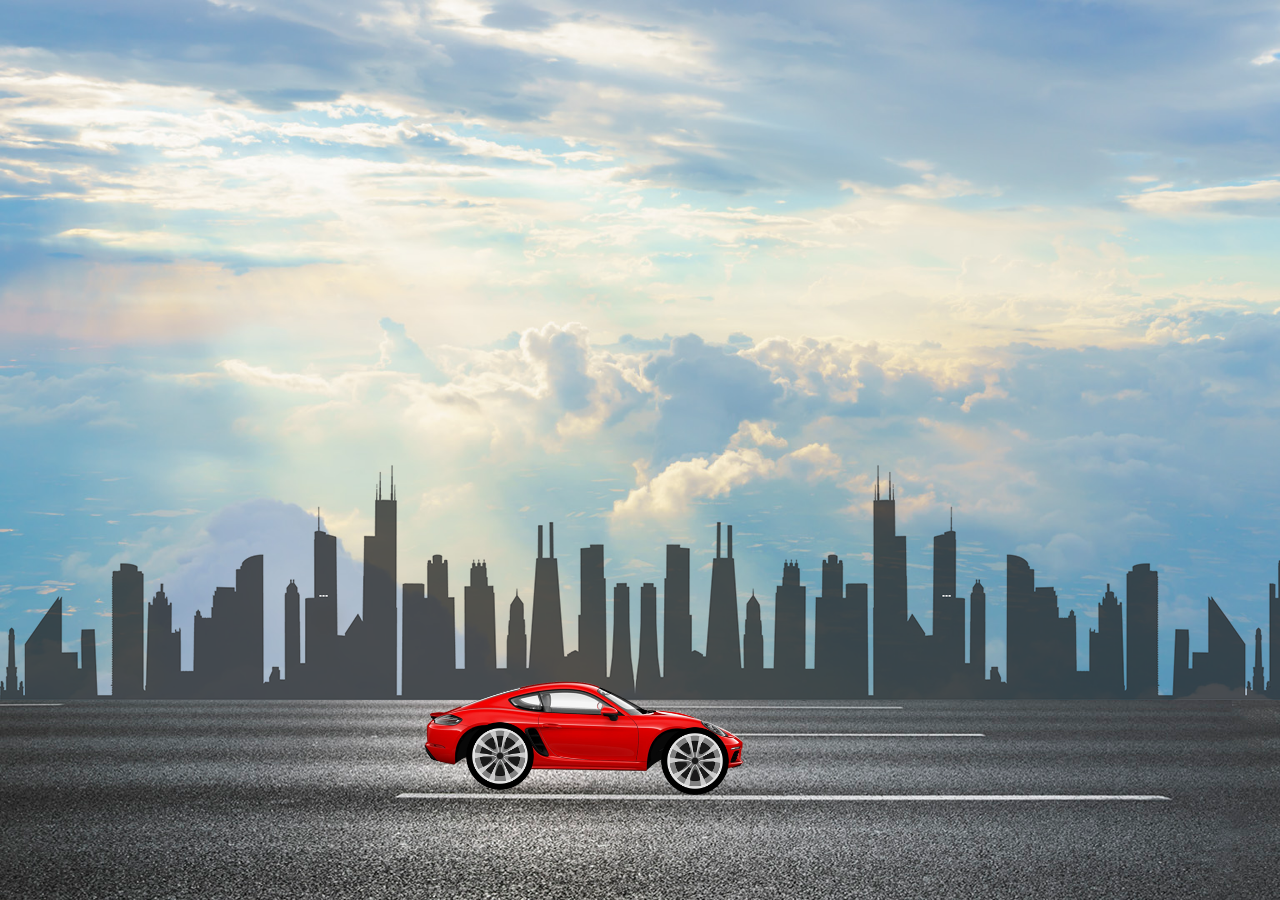
<file: CarAnimation/index.html>
<!DOCTYPE html>
<html lang="en">
<head>
    <meta charset="UTF-8">
    <meta name="viewport" content="width=device-width, initial-scale=1.0">
    <title>Car Animations</title>
    <link rel="stylesheet" href="style.css">
</head>
<body>

    <div class="hero">

        <div class="highway"></div>
        <div class="city"></div>
        <div class="car">
            <img src="car2.png" alt="">
        </div>

        <div class="wheel">
            <img src="wheel.png" alt="" class="back-wheel">
            <img src="wheel.png" alt="" class="front-wheel">
        </div>

    </div>

</body>
</html>
</file>
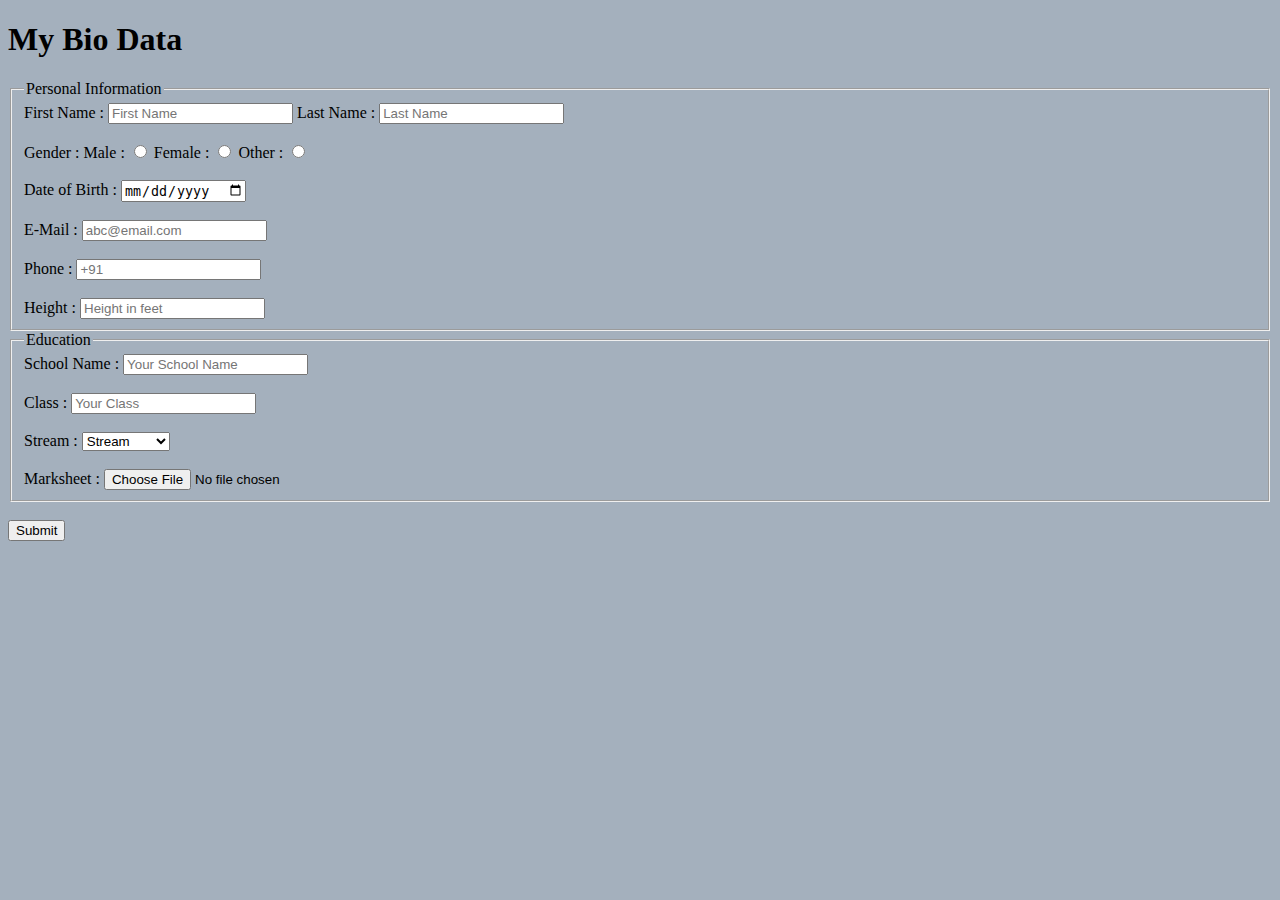
<file: Forms/index.html>
<!DOCTYPE html>
<html lang="en">
<head>
    <meta charset="UTF-8">
    <meta name="viewport" content="width=device-width, initial-scale=1.0">
    <title>My Bio Data</title>
</head>
<body style="background-color: #A4B0BD;">

    <h1>My Bio Data</h1>

    <form action="">

        <fieldset>

            <legend>Personal Information</legend>

            <label for="firstname">First Name : </label>
        
            <input type="text" name="firstname" id="firstname" placeholder="First Name" required>

            <label for="lastname">Last Name : </label>
            <input type="text" name="lastname" id="lastname" placeholder="Last Name" required>

            <br>
            <br>
            <label for="gender">Gender :</label>
            Male : 
            <input type="radio" name="gender" id="gender">
            Female : 
            <input type="radio" name="gender" id="gender">
            Other :
            <input type="radio" name="gender" id="gender">


            <br>
            <br>


            <label for="dob">Date of Birth : </label>
            <input type="date" name="dob" id="dob">

            <br>
            <br>
            <label for="email">E-Mail : </label>
            <input type="email" name="email" id="email" placeholder="abc@email.com" required>

            <br>
            <br>
            <label for="phone">Phone : </label>
            <input type="tel" name="phone" id="phone" placeholder="+91">

            <br>
            <br>
            <label for="height">Height : </label>
            <input type="number" name="height" id="height" placeholder="Height in feet">

         </fieldset>

         <fieldset>
            
            <legend>Education</legend>
            <label for="school">School Name : </label>
            <input type="text" name="school" id="school" placeholder="Your School Name">

            <br>
            <br>
            <label for="class">Class : </label>
            <input type="text" name="class" id="class" placeholder="Your Class">

            <br>
            <br>
            <label for="stream">Stream : </label>
            <select name="stream" id="stream">
                <option value="">Stream</option>
                <option value="science">Science</option>
                <option value="commerce">Commerce</option>
                <option value="humanities">humanities</option>
                <option value="others">Others</option>
            </select>

            <br>
            <br>
            <label for="marksheet">Marksheet : </label>
            <input type="file" name="marksheet" id="marksheet">
          

          

         </fieldset>




        <!-- Submit Button -->
       
        <br>
        <input type="submit" name="submit" id="submit">

       

    </form>
    
</body>
</html>
</file>
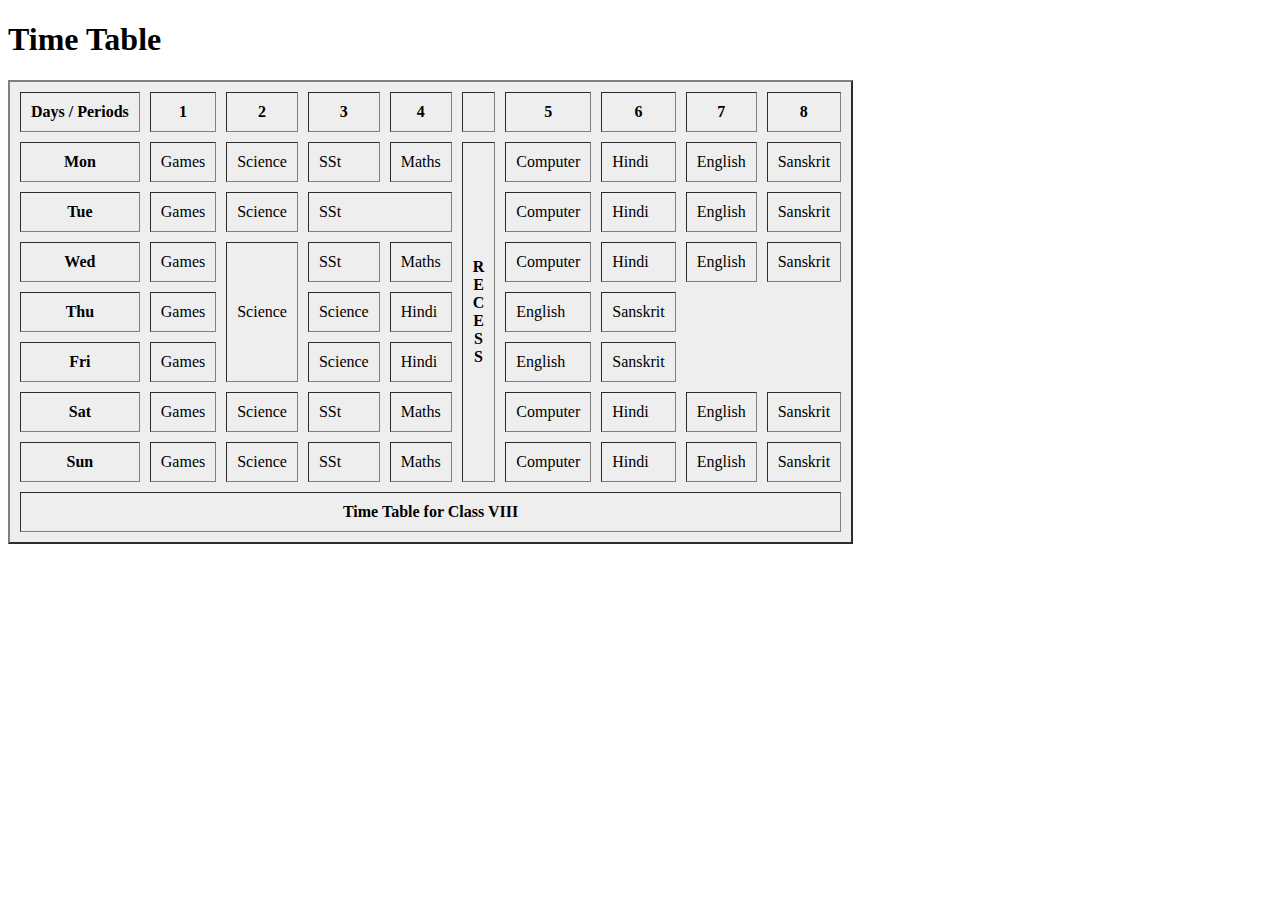
<file: Timetable/index.html>
<!DOCTYPE html>
<html lang="en">
<head>
    <meta charset="UTF-8">
    <meta name="viewport" content="width=device-width, initial-scale=1.0">
    <title>Document</title>
</head>
<body>

    <h1>Time Table</h1>

    <table border="2" cellspacing="10" cellpadding="10" bgcolor="#eee">
        <thead >
            <tr>
                <th>Days / Periods</th>
                <th>1</th>
                <th>2</th>
                <th>3</th>
                <th>4</th>
                <th></th>
                <th>5</th>
                <th>6</th>
                <th>7</th>
                <th>8</th>
                

            </tr>
            
        </thead>
        <tbody>
            <tr>
                <th>Mon</th>
                <td>Games</td>
                <td>Science</td>
                <td>SSt</td>
                <td>Maths</td>
                <th rowspan="8">R <br> E <br> C <br> E <br> S <br> S</th>
                <td>Computer</td>
                <td>Hindi</td>
                <td>English</td>
                <td>Sanskrit</td>
            </tr>
            <tr>
                <th>Tue</th>
                <td>Games</td>
                <td>Science</td>
                <td colspan="2">SSt</td>
                <!-- <td>SSt</td> -->
               
                <td>Computer</td>
                <td>Hindi</td>
                <td>English</td>
                <td>Sanskrit</td>
            </tr>
            <tr>
                <th>Wed</th>
                <td>Games</td>
                <td rowspan="3">Science</td>
                <td>SSt</td>
                <td>Maths</td>
               
                <td>Computer</td>
                <td>Hindi</td>
                <td>English</td>
                <td>Sanskrit</td>
            </tr>
            <tr>
                <th>Thu</th>
                <td>Games</td>
                <td>Science</td>
                <!-- <td>SSt</td>
                <td>Maths</td>
               
                <td>Computer</td> -->
                <td>Hindi</td>
                <td>English</td>
                <td>Sanskrit</td>
            </tr>
            <tr>
                <th>Fri</th>
                <td>Games</td>
                <td>Science</td>
                <!-- <td>SSt</td>
                <td>Maths</td>
               
                <td>Computer</td> -->
                <td>Hindi</td>
                <td>English</td>
                <td>Sanskrit</td>
            </tr>
            <tr>
                <th>Sat</th>
                <td>Games</td>
                <td>Science</td>
                <td>SSt</td>
                <td>Maths</td>
               
                <td>Computer</td>
                <td>Hindi</td>
                <td>English</td>
                <td>Sanskrit</td>
            </tr>
            <tr>
                <th>Sun</th>
                <td>Games</td>
                <td>Science</td>
                <td>SSt</td>
                <td>Maths</td>
               
                <td>Computer</td>
                <td>Hindi</td>
                <td>English</td>
                <td>Sanskrit</td>
            </tr>

        </tbody>

        <tfoot>
            <tr>
                <td colspan="10" align="center"><strong>Time Table for Class VIII</strong> </td>
            </tr>
        </tfoot>

    </table>

    
</body>
</html>
</file>
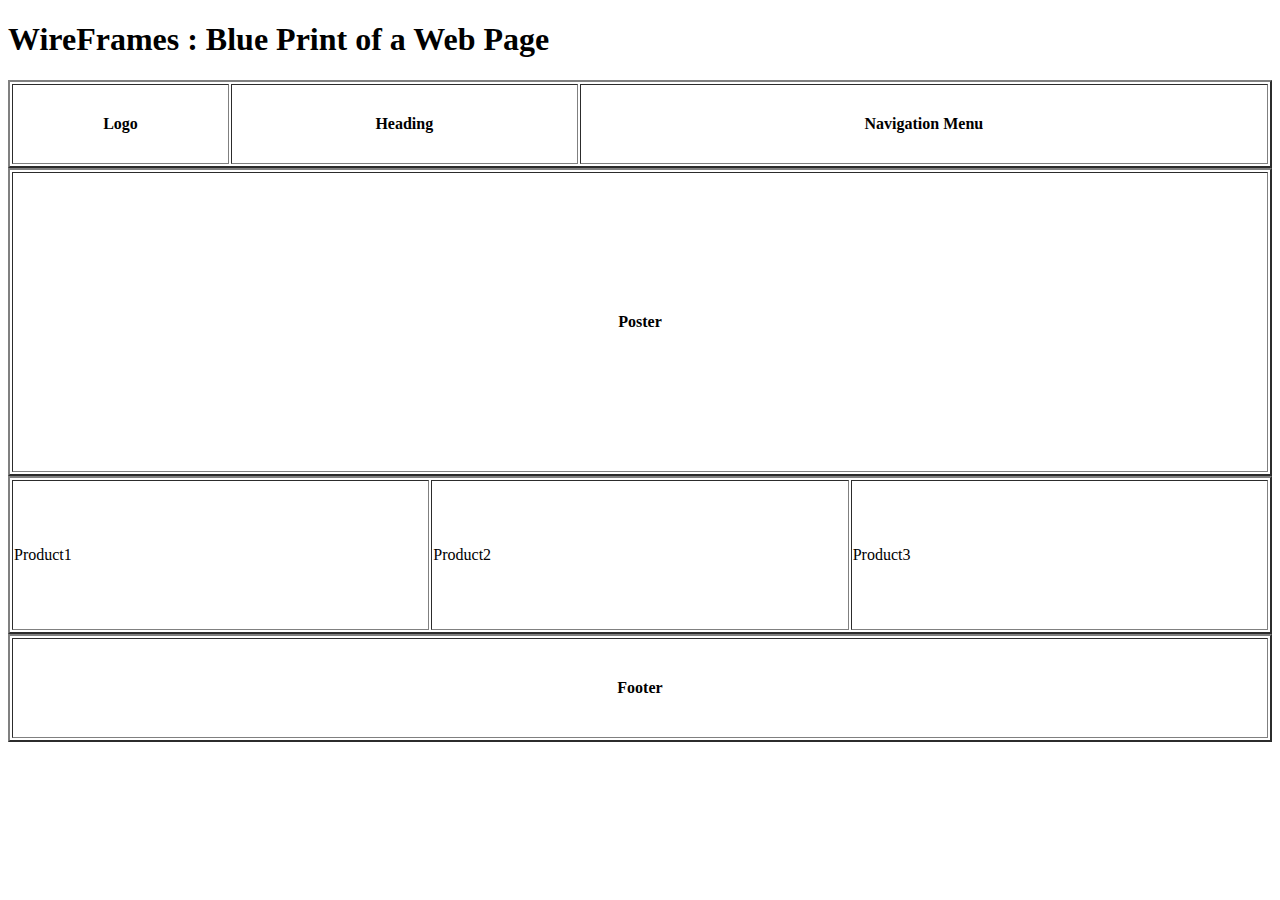
<file: wireframes/index.html>
<!DOCTYPE html>
<html lang="en">
<head>
    <meta charset="UTF-8">
    <meta name="viewport" content="width=device-width, initial-scale=1.0">
    <title>Wireframes</title>
</head>
<body>

   <h1>WireFrames : Blue Print of a Web Page</h1>

    <!-- Header and Navigation Menu -->
    <table border="2px" width="100%">
        <tbody>
            <tr height="80px">
                <th>Logo</th>
                <th>Heading</th>
                <th>Navigation Menu</th>
            </tr>
        </tbody>
    </table>

    <!-- Banner Image -->
    <table width="100%" border="2px" >
        <tbody>
            <tr height="300px">
                <th>Poster</th>
            </tr>
        </tbody>
    </table>


    <!-- Products details -->
    <table border="2px" width="100%">
        <tbody>
            <tr height="150px">
                <td>Product1</td>
                <td>Product2</td>
                <td>Product3</td>
            </tr>
        </tbody>
    </table>

    <!-- Footer -->
    <table width="100%" border="2px">
        <tbody>
            <tr height="100px">
                <th>Footer</th>
            </tr>
        </tbody>
    </table>

    
</body>
</html>
</file>
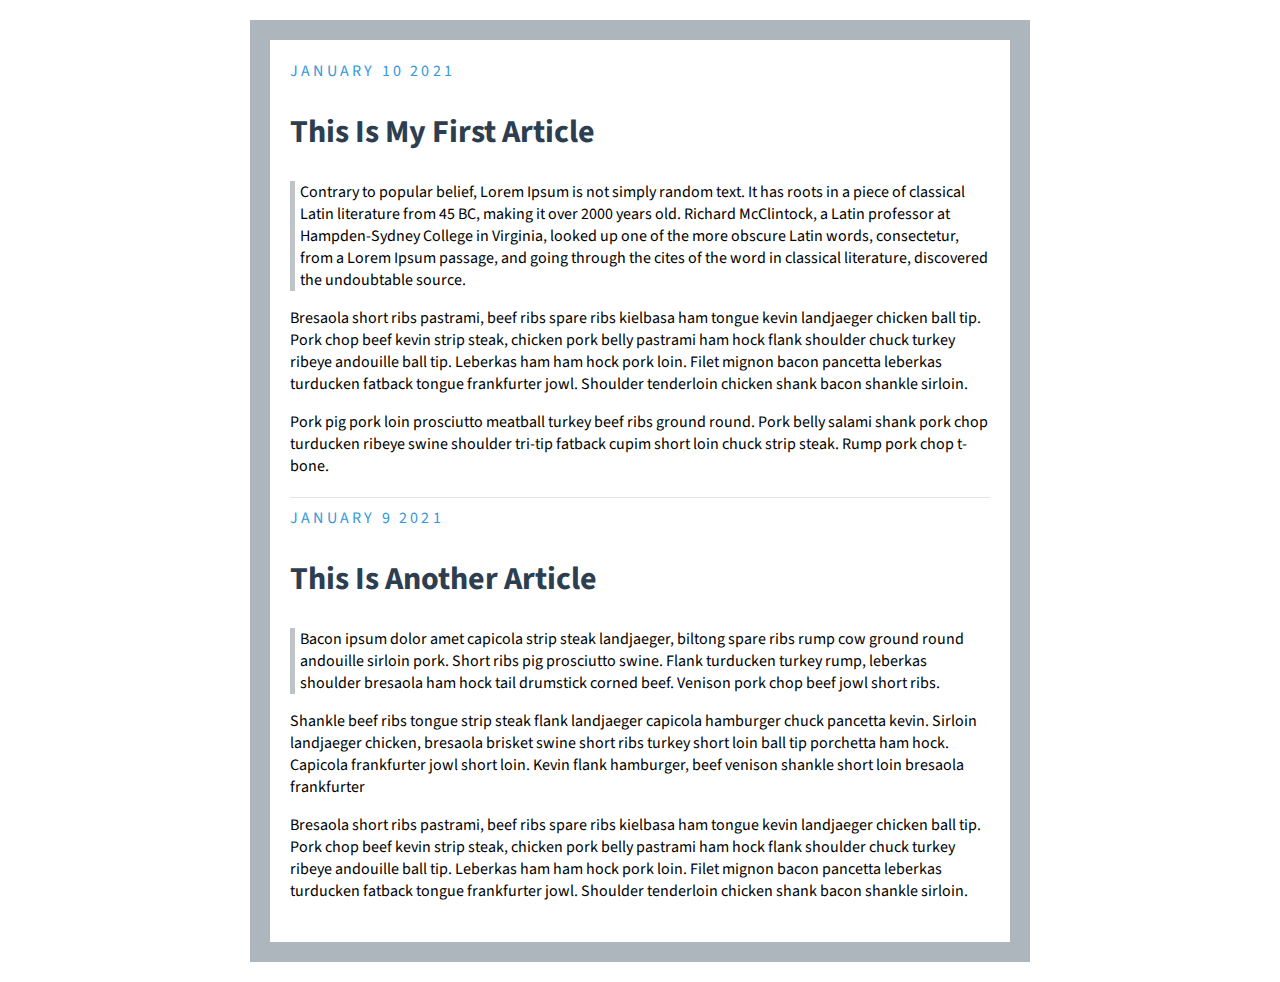
<file: BlogPage/blog.html>
<!DOCTYPE html>
<html>
<head>
	<title>My Blog</title>
	<link rel="stylesheet" type="text/css" href="blog.css">
</head>
<body>

<link href='http://fonts.googleapis.com/css?family=Source+Sans+Pro:400,700,400italic|Source+Code+Pro:400,700' rel='stylesheet' type='text/css'>

<div class="post">
	 
	<div class="date">January 10 2021</div>
	<h2>This Is My First Article</h2>
	

	<p class="quote">
		Contrary to popular belief, Lorem Ipsum is not simply random text. It has roots in a piece of classical Latin literature from 45 BC, making it over 2000 years old. Richard McClintock, a Latin professor at Hampden-Sydney College in Virginia, looked up one of the more obscure Latin words, consectetur, from a Lorem Ipsum passage, and going through the cites of the word in classical literature, discovered the undoubtable source.
	</p>

	<p>Bresaola short ribs pastrami, beef ribs spare ribs kielbasa ham tongue kevin landjaeger chicken ball tip. Pork chop beef kevin strip steak, chicken pork belly pastrami ham hock flank shoulder chuck turkey ribeye andouille ball tip. Leberkas ham ham hock pork loin. Filet mignon bacon pancetta leberkas turducken fatback tongue frankfurter jowl. Shoulder tenderloin chicken shank bacon shankle sirloin.</p>

	<p>Pork pig pork loin prosciutto meatball turkey beef ribs ground round. Pork belly salami shank pork chop turducken ribeye swine shoulder tri-tip fatback cupim short loin chuck strip steak. Rump pork chop t-bone.</p>
	
</div>

<hr>

<div class="post">
	<div class="date">January 9 2021</div>
	<h2>This Is Another Article</h2>

	<p class="quote">
	Bacon ipsum dolor amet capicola strip steak landjaeger, biltong spare ribs rump cow ground round andouille sirloin pork. Short ribs pig prosciutto swine. Flank turducken turkey rump, leberkas shoulder bresaola ham hock tail drumstick corned beef. Venison pork chop beef jowl short ribs.
	</p>

	<p>Shankle beef ribs tongue strip steak flank landjaeger capicola hamburger chuck pancetta kevin. Sirloin landjaeger chicken, bresaola brisket swine short ribs turkey short loin ball tip porchetta ham hock. Capicola frankfurter jowl short loin. Kevin flank hamburger, beef venison shankle short loin bresaola frankfurter</p>

	<p>Bresaola short ribs pastrami, beef ribs spare ribs kielbasa ham tongue kevin landjaeger chicken ball tip. Pork chop beef kevin strip steak, chicken pork belly pastrami ham hock flank shoulder chuck turkey ribeye andouille ball tip. Leberkas ham ham hock pork loin. Filet mignon bacon pancetta leberkas turducken fatback tongue frankfurter jowl. Shoulder tenderloin chicken shank bacon shankle sirloin.</p>
</div>

</body>
</html>
</file>
<file: CarAnimation/style.css>
*{
    margin:0px;
    padding: 0px;
}

.hero{
    height: 100vh;
    width: 100%;
    background-image: url('sky.jpg');
    background-position: center;
    background-size: cover;
    overflow-x: hidden;
}

.highway{
    height: 200px;
    width:500%;
    background-image: url('road.jpg');
    position: absolute;
    bottom: 0px;
    background-repeat: repeat-x;
    animation: highway 3s linear infinite;
}

@keyframes highway{
    100%{
        transform: translateX(-3400px);
    }
}

.city{
    height: 250px;
    width: 500%;
    background-image: url('city.png');
    position: absolute;
    bottom: 200px;
    animation: city 20s linear infinite;
}

@keyframes city{
    100%{
        transform: translateX(-1400px);
    }
}

.car{
     width: 400px;
     position: absolute;
     left:30%;
     bottom: 80px;
     z-index:2;
}

.car img{
    width: 100%;
    animation: car 1s linear infinite;
}

@keyframes car{
    0%{
        transform: translateY(-1px);
    }
    100%{
        transform: translateY(-1px);
    }
    50%{
        transform: translateY(1px);
    }
   
}

.wheel{
    position: absolute;
    left:20%;
    bottom: 178px;
    z-index: 3;
}

.wheel img{
    width: 68px;
    height: 68px;
    animation: wheel 0.3s linear infinite;
}

.back-wheel{
    position: absolute;
    left:210px;

}


.front-wheel{
    position: absolute;
    left:405px;
    top: 5px;
}

@keyframes wheel{
    100%{
        transform: rotate(360deg);
    }
}
</file>
<file: BlogPage/blog.css>
body {
  width: 80%;
  border: 20px solid #adb5bd;
  font-family: 'Source Sans Pro', sans-serif;
  padding: 20px;
  margin: 20px auto;
  max-width: 700px;
}

img{
  height: 400px;
}

.post {
  margin-bottom: 20px;
}

.date {
  color: #3498db;
  letter-spacing: 0.2rem;
  text-transform: uppercase;
}

.quote{
  border-left: 5px solid #bdc3c7;
  padding-left: 5px;
}

h2 {
  font-size: 2.0rem;
  font-weight: bold;
  color: #2c3e50;
}

hr{
    border: 0;
    height: 0;
    border-top: 1px solid rgba(0, 0, 0, 0.1);
    border-bottom: 1px solid rgba(255, 255, 255, 0.3);
}
</file>
